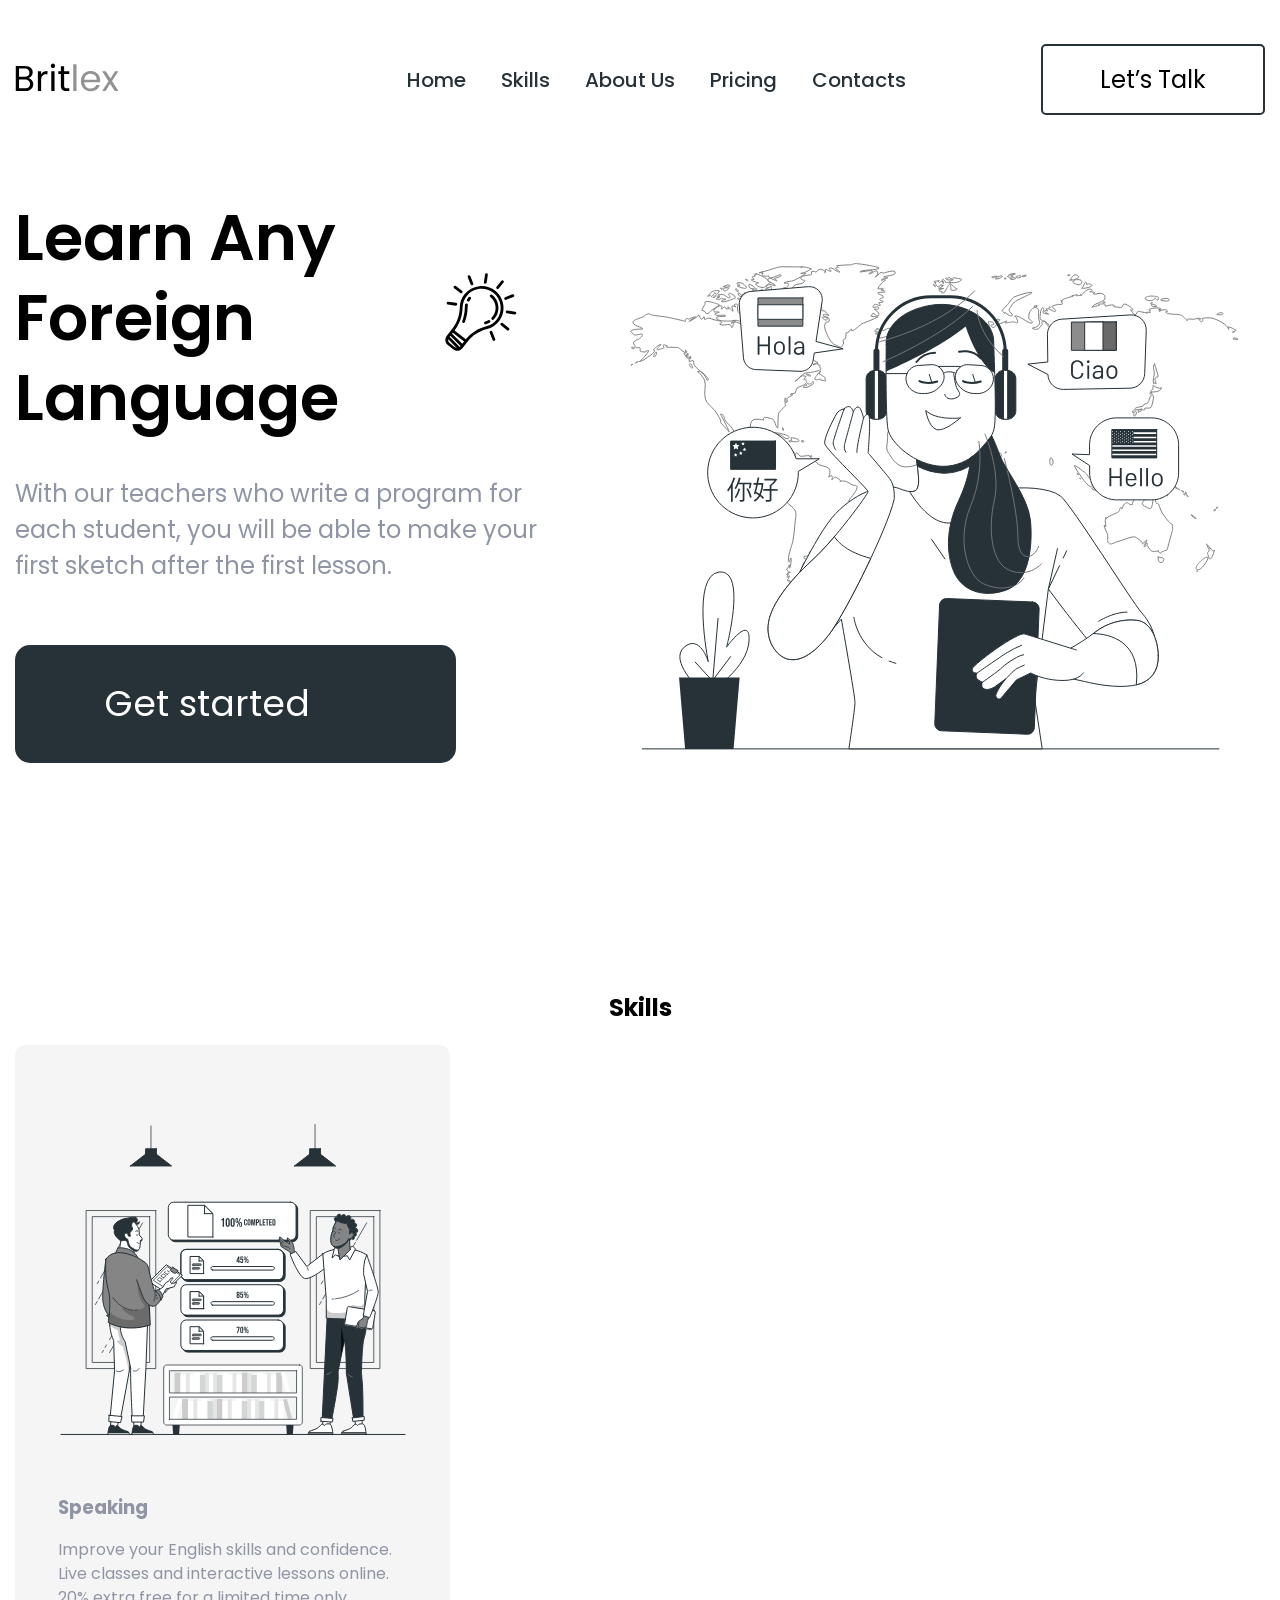
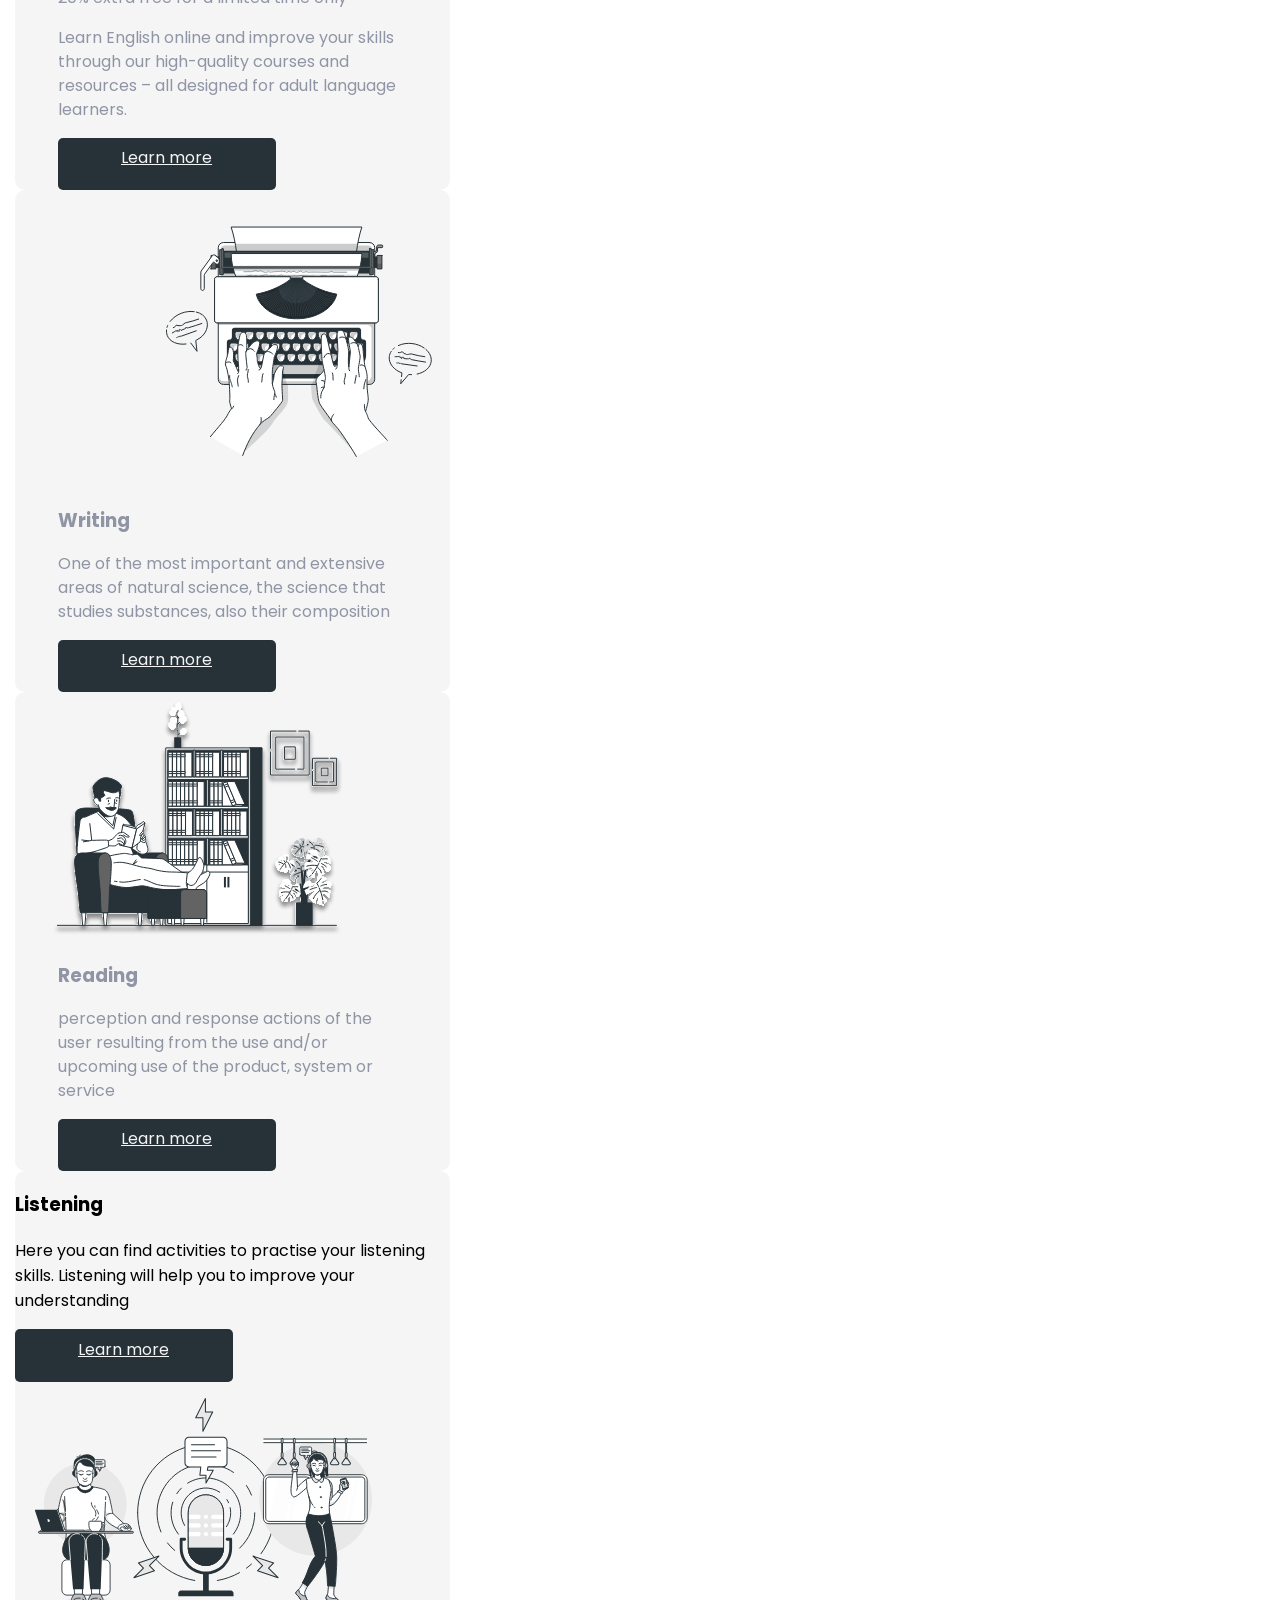
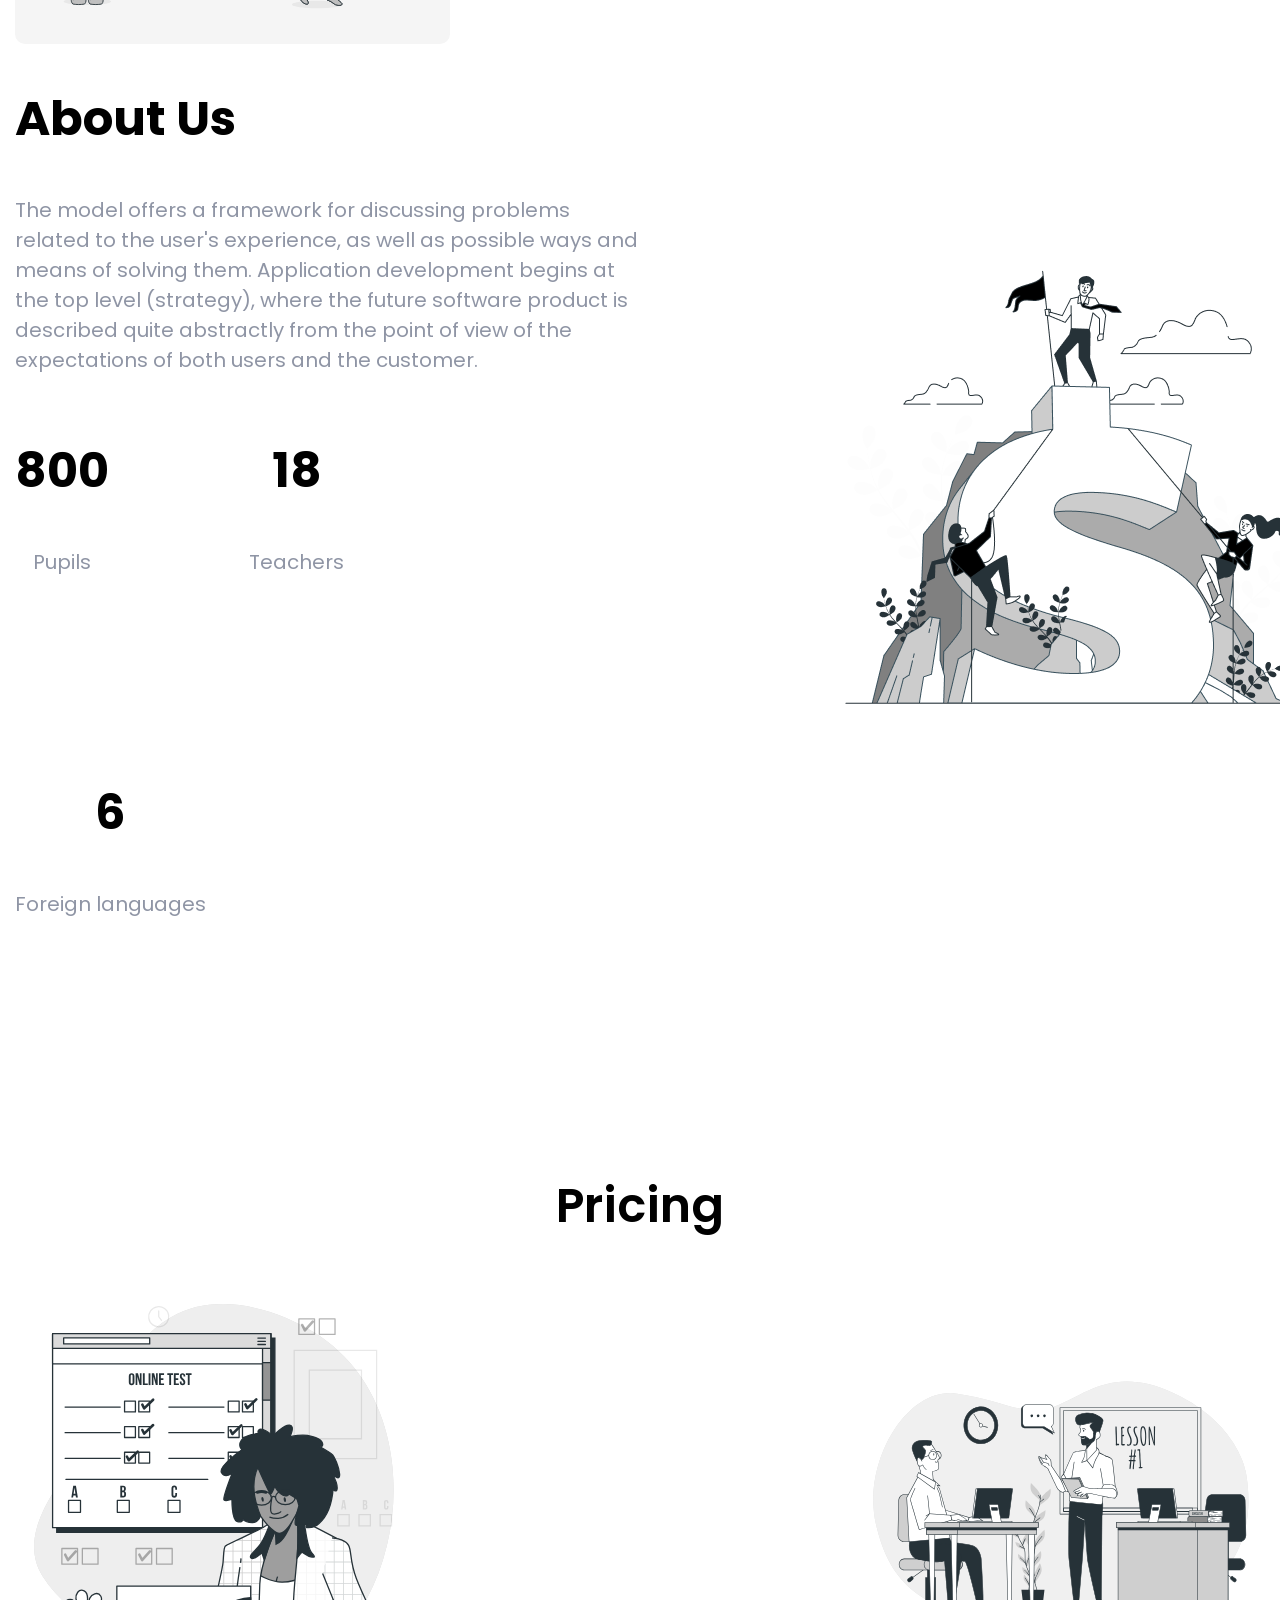
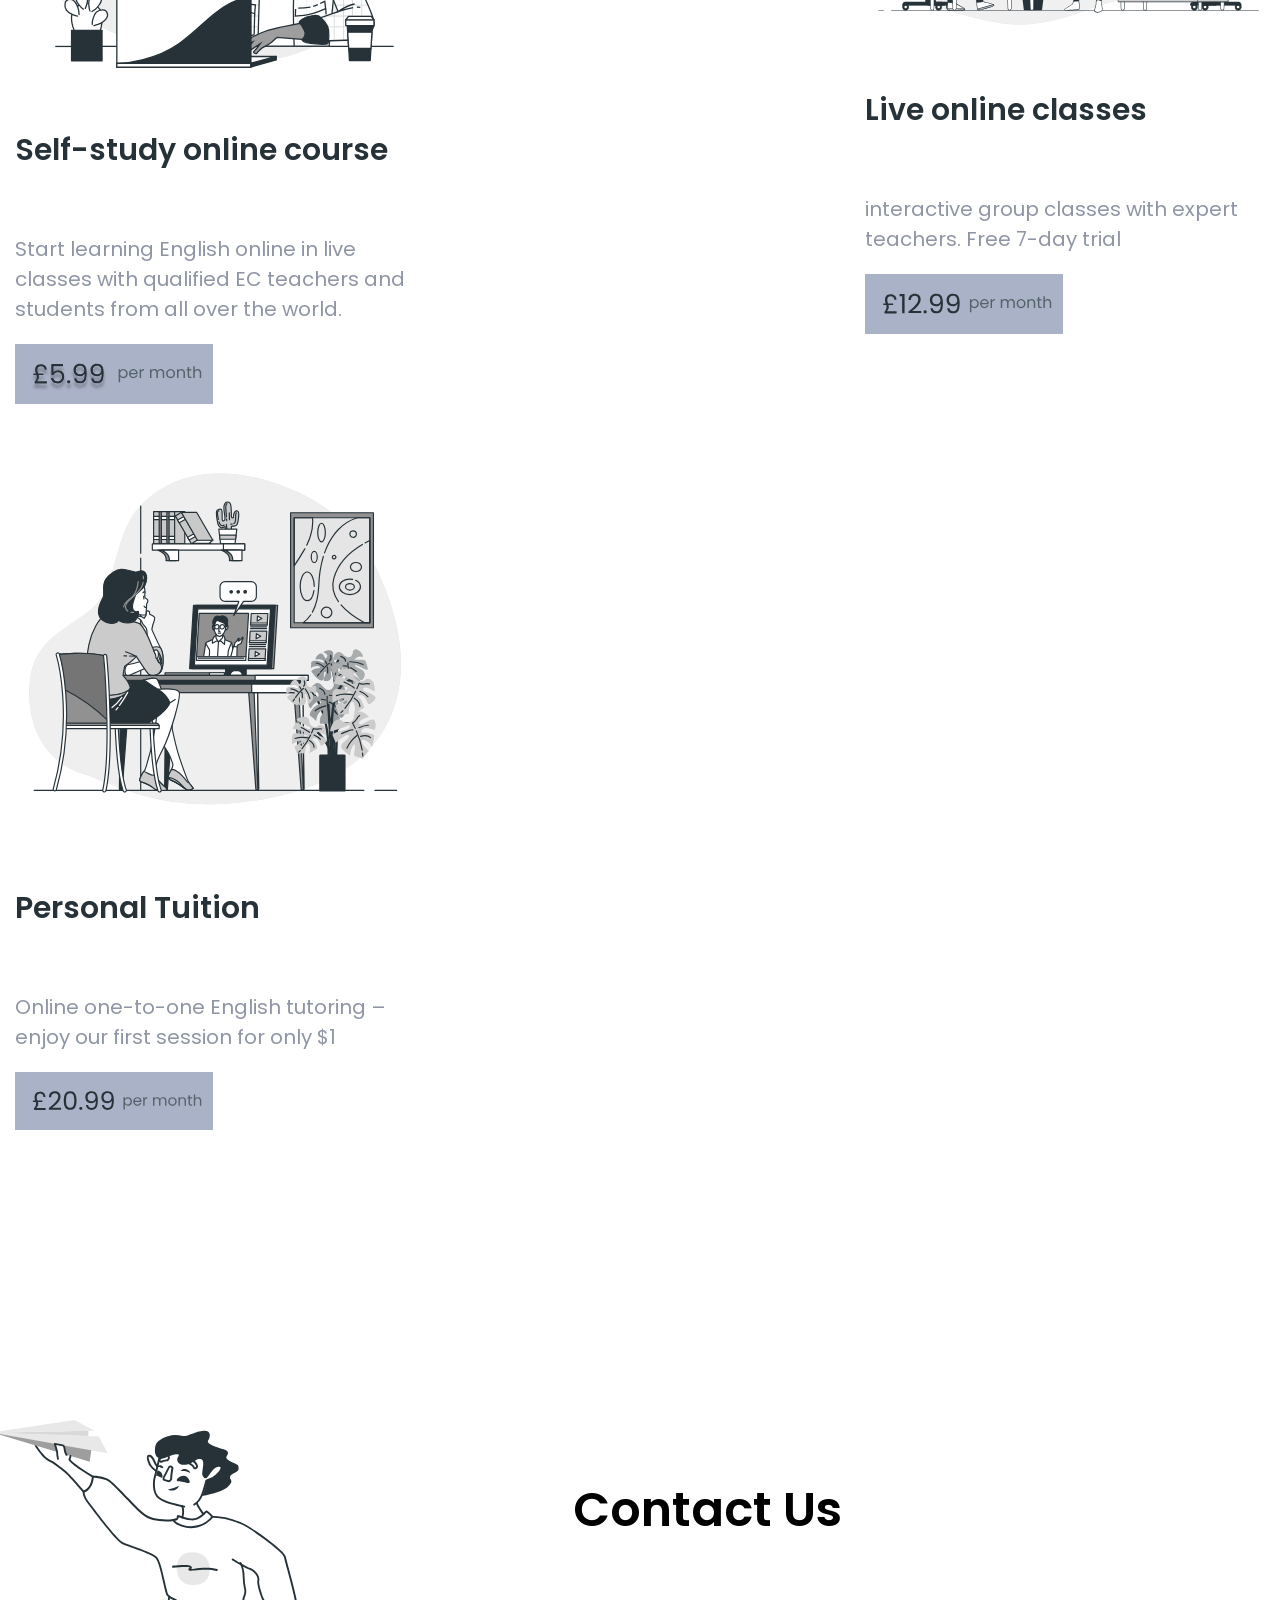
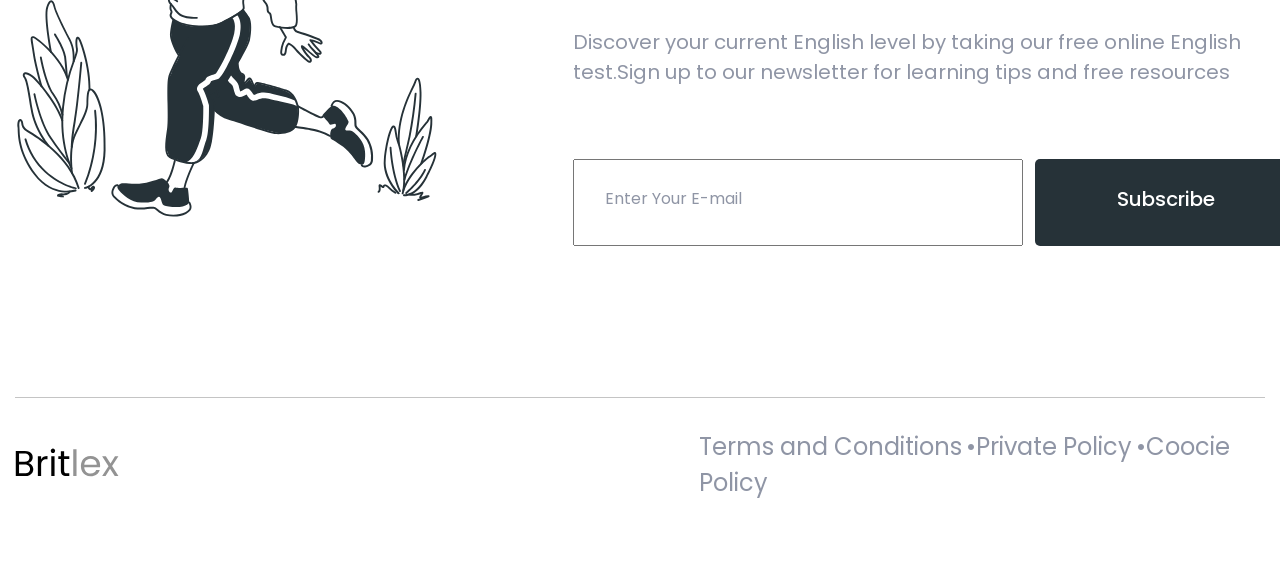
<file: index.html>
<!DOCTYPE html>
<html lang="en">
  <head>
    <meta charset="UTF-8" />
    <meta http-equiv="X-UA-Compatible" content="IE=edge" />
    <meta name="viewport" content="width=device-width, initial-scale=1.0" />
    <title>Britlex</title>
    <link rel="preconnect" href="https://fonts.googleapis.com" />
    <link rel="preconnect" href="https://fonts.gstatic.com" crossorigin />
    <link
      href="https://fonts.googleapis.com/css2?family=Poppins&display=swap"
      rel="stylesheet"
    />
    <link rel="stylesheet" href="css/main.min.css" />
  </head>

  <body>
    <header class="header">
      <div class="container">
        <div class="header__inner">
          <a class="header__logo logo" href="#">
            <img class="logo__img" src="images/logo.svg" alt="britlex" />
          </a>
          <button class="header__nav-toggle">
            <svg
              width="30"
              height="17"
              viewBox="0 0 30 17"
              fill="none"
              xmlns="http://www.w3.org/2000/svg"
            >
              <rect width="30" height="3" rx="1" fill="#39515E" />
              <rect y="7" width="30" height="3" rx="1" fill="#39515E" />
              <rect y="14" width="21.2195" height="3" rx="1" fill="#39515E" />
            </svg>
          </button>
          <nav class="header__nav">
            <ul class="menu">
              <li class="menu__item">
                <a class="menu__link" href="#">Home</a>
              </li>
              <li class="menu__item">
                <a class="menu__link" href="#">Skills</a>
              </li>
              <li class="menu__item">
                <a class="menu__link" href="#">About Us</a>
              </li>
              <li class="menu__item">
                <a class="menu__link" href="#"> Pricing</a>
              </li>
              <li class="menu__item">
                <a class="menu__link" href="#">Contacts</a>
              </li>
            </ul>
          </nav>

          <div class="talk-block">
            <a class="talk-block__link" href="#">Let’s Talk</a>
          </div>
        </div>
      </div>
    </header>

    <main>
      <section class="hero">
        <div class="container">
          <div class="hero__inner">
            <div class="hero__first">
              <div class="hero__first-block">
                <h1 class="hero__title">Learn Any Foreign Language</h1>
                <div class="hero__light">
                  <img
                    class="bulb"
                    src="images/light-bulb.svg"
                    alt="light-bulb"
                  />
                </div>
              </div>
              <p class="hero__info">
                With our teachers who write a program for each student, you will
                be able to make your first sketch after the first lesson.
              </p>
              <a class="hero__link btn" href="#">Get started</a>
            </div>
            <div class="hero__secondary">
              <img class="secondary__img" src="images/learning-bg.svg" alt="" />
            </div>
          </div>
        </div>
      </section>

      <section class="skills">
        <div class="container">
          <h2 class="blog__title">Skills</h2>
          <div class="wrapper">
            <div class="card-1 cards">
              <div class="card-1__top">
                <img src="images/card-1-img.svg" alt="1" />
              </div>
              <div class="card-1__bottom">
                <h3 class="card-1__title">Speaking</h3>
                <p>
                  Improve your English skills and confidence. Live classes and
                  interactive lessons online. 20% extra free for a limited time
                  only
                </p>

                <p></p>
                <p>
                  Learn English online and improve your skills through our
                  high-quality courses and resources – all designed for adult
                  language learners.
                </p>
                <a href="#" class="btn card-1__link">Learn more</a>
              </div>
            </div>

            <div class="card-2 cards">
              <div class="card-2__top">
                <img src="images/card-2-img.svg" alt="2" />
              </div>
              <div class="card-2__bottom">
                <h3 class="card-2__title">Writing</h3>
                <p>
                  One of the most important and extensive areas of natural
                  science, the science that studies substances, also their
                  composition
                </p>
                <a href="#" class="btn card-2__link">Learn more</a>
              </div>
            </div>
            <div class="card-3 cards">
              <div class="card-3__top">
                <img src="images/card-3-img.svg" alt="3" />
              </div>
              <div class="card-3__bottom">
                <h3 class="card-3__title">Reading</h3>
                <p>
                  perception and response actions of the user resulting from the
                  use and/or upcoming use of the product, system or service
                </p>
                <a href="#" class="btn card__link">Learn more</a>
              </div>
            </div>
            <div class="card-4 cards">
              <div class="card-4__third">
                <div class="card-4__left">
                  <h3 class="card-4__title">Listening</h3>
                  <p>
                    Here you can find activities to practise your listening
                    skills. Listening will help you to improve your
                    understanding
                  </p>
                  <a href="#" class="btn card-4__link">Learn more</a>
                </div>
                <div class="card-4__right">
                  <img src="images/card-4-img.svg" alt="4" />
                </div>
              </div>
            </div>
          </div>
        </div>
      </section>

      <section class="about__us">
        <div class="container">
          <div class="about__us__inner">
            <div class="about__us__right">
              <h2>About Us</h2>
              <p>
                The model offers a framework for discussing problems related to
                the user's experience, as well as possible ways and means of
                solving them. Application development begins at the top level
                (strategy), where the future software product is described quite
                abstractly from the point of view of the expectations of both
                users and the customer.
              </p>
              <ul>
                <li>
                  <h2>800</h2>
                  <p>Pupils</p>
                </li>
                <li>
                  <h2>18</h2>
                  <p>Teachers</p>
                </li>
                <li>
                  <h2>6</h2>
                  <p>Foreign languages</p>
                </li>
              </ul>
            </div>
            <div class="about__us__left">
              <img src="images/Business.png" alt="Business competition" />
            </div>
          </div>
        </div>
      </section>

      <section class="pricing">
        <div class="container">
          <h2 class="pricing__title title">Pricing</h2>
          <div class="wrap">
            <div class="self-study cont">
              <img
                class="self-study__img"
                src="/images/self-study.svg"
                alt="woman"
              />
              <h4 class="self-study__title title2">Self-study online course</h4>
              <p class="self-study__description descr">
                Start learning English online in live classes with qualified EC
                teachers and students from all over the world.
              </p>
              <img class="price1" src="/images/five.svg" alt="price" />
            </div>
            <div class="live-online cont">
              <img class="img" src="/images/live-online.svg" alt="men" />
              <h4 class="live-online__title title2">Live online classes</h4>
              <p class="live-online__description descr">
                interactive group classes with expert teachers. Free 7-day trial
              </p>
              <img class="price2" src="/images/twelve.svg" alt="price" />
            </div>
            <div class="personal-tuition cont">
              <img class="img" src="/images/personal.svg" alt="woman" />
              <h4 class="title2">Personal Tuition</h4>
              <p class="personal-tuition__description descr">
                Online one-to-one English tutoring – enjoy our first session for
                only $1
              </p>
              <img class="price3" src="/images/twenty.svg" alt="price" />
            </div>
          </div>
        </div>
      </section>
      <section class="contact-us">
        <div class="container">
          <div class="contact-us__inner">
            <div class="contact-us__right">
              <img src="./images/contact-us-img.svg" alt="contuct-us" />
            </div>
            <div class="contact-us__left">
              <h2 class="contact-us__title title">Contact Us</h2>
              <p class="contact-us__description">
                Discover your current English level by taking our free online
                English test.Sign up to our newsletter for learning tips and
                free resources
              </p>
              <div class="contact-us__left-btn">
                <input
                  class="email"
                  type="email"
                  name="login"
                  value="Enter Your E-mail"
                />
                <a class="btn" href="#">Subscribe</a>
              </div>
            </div>
          </div>
        </div>
      </section>
    </main>

    <footer class="footer">
      <div class="container">
        <hr />
        <div class="footer__inner">
          <div class="footer__logo">
            <a class="footer__logo-link logo" href="#">
              <img src="./images/logo.svg" alt="Logo" />
            </a>
          </div>
          <div class="footer__info">
            <a href="#" class="info">Terms and Conditions</a>
            <a href="#" class="info">•Private Policy</a>
            <a href="#" class="info">•Coocie Policy</a>
          </div>
        </div>
      </div>
    </footer>
  </body>
</html>
</file>
<file: css/main.min.css>
<<<<<<< HEAD
html{-webkit-box-sizing:border-box;box-sizing:border-box}*,*::before,*::after{-webkit-box-sizing:inherit;box-sizing:inherit}body{padding:0;margin:0;font-family:"Poppins", sans-serif}.header{padding-top:53px}.header__inner{display:-webkit-box;display:-webkit-flex;display:-ms-flexbox;display:flex;-webkit-box-pack:justify;-webkit-justify-content:space-between;-ms-flex-pack:justify;justify-content:space-between;-webkit-box-align:center;-webkit-align-items:center;-ms-flex-align:center;align-items:center}.header__nav-toggle{display:none}.logo{min-width:256px}.menu{display:-webkit-box;display:-webkit-flex;display:-ms-flexbox;display:flex;margin:0;padding:0;list-style:none}.menu__item+.menu__item{margin-left:35px}.menu__link{font-family:"Poppins",sans-serif;font-style:normal;font-weight:500;font-size:20px;line-height:30px;color:#263238;text-decoration:none}.hero{padding:109px 0 188px}.hero__inner{display:-webkit-box;display:-webkit-flex;display:-ms-flexbox;display:flex;-webkit-box-pack:justify;-webkit-justify-content:space-between;-ms-flex-pack:justify;justify-content:space-between;-webkit-box-align:center;-webkit-align-items:center;-ms-flex-align:center;align-items:center}.hero__first-block{display:-ms-grid;display:grid;-ms-grid-columns:(1fr)[2];grid-template-columns:repeat(2, 1fr);-webkit-box-align:center;-webkit-align-items:center;-ms-flex-align:center;align-items:center;gap:16px}.hero__title{min-width:386px;font-family:"Poppins",sans-serif;font-style:normal;font-weight:600;font-size:64px;line-height:80px;color:#000000}.hero__info{max-width:570px;margin:38px 0 61px;font-family:"Poppins",sans-serif;font-style:normal;font-weight:400;font-size:24px;line-height:36px;color:#8f95a5}.hero__link{padding:32px 146px 32px 89px;background:#263238;-webkit-border-radius:15px;border-radius:15px;font-family:"Poppins",sans-serif;font-style:normal;font-weight:400;font-size:36px;line-height:54px;color:#ffffff;text-decoration:none}.talk-block__link{padding:17px 57px;font-family:"Poppins",sans-serif;font-style:normal;font-weight:400;font-size:24px;line-height:36px;color:#000000;text-decoration:none;border:2px solid #263238;-webkit-box-sizing:border-box;box-sizing:border-box;-webkit-border-radius:5px;border-radius:5px}.secondary__img{margin-left:20px;min-height:661px;background-repeat:no-repeat;-webkit-background-size:contain;background-size:contain}.about__us__inner__inner{display:-webkit-box;display:-webkit-flex;display:-ms-flexbox;display:flex;-webkit-flex-wrap:wrap;-ms-flex-wrap:wrap;flex-wrap:wrap;-webkit-box-align:center;-webkit-align-items:center;-ms-flex-align:center;align-items:center;gap:194px}.about__us__inner__right{width:50%}.about__us__inner h2{font-size:48px}.about__us__inner p{font-size:20px;color:#8f95a5}.about__us__inner__left{width:30%}.about__us__inner ul{display:-webkit-box;display:-webkit-flex;display:-ms-flexbox;display:flex;-webkit-box-pack:left;-webkit-justify-content:left;-ms-flex-pack:left;justify-content:left;-webkit-flex-wrap:wrap;-ms-flex-wrap:wrap;flex-wrap:wrap;gap:140px;margin:0;padding:0;list-style:none}.about__us__inner li{text-align:center;margin:0;padding:0}.contact-us{padding-bottom:133px}.contact-us__inner{display:-webkit-box;display:-webkit-flex;display:-ms-flexbox;display:flex;-webkit-box-pack:center;-webkit-justify-content:center;-ms-flex-pack:center;justify-content:center;-webkit-box-align:center;-webkit-align-items:center;-ms-flex-align:center;align-items:center;gap:112px}.contact-us__title{padding-bottom:37px}.contact-us__description{padding-bottom:52px;font-family:"Poppins",sans-serif;font-style:normal;font-weight:400;font-size:20px;line-height:30px;color:#8f95a5}.contact-us__left-btn{display:-webkit-box;display:-webkit-flex;display:-ms-flexbox;display:flex}.email{width:450px;padding:26px 30px 33px;margin-right:12px;font-family:"Poppins",sans-serif;font-style:normal;font-weight:400;font-size:16px;line-height:24px;cursor:pointer;color:#8f95a5}.contact-us__left-btn a{padding:25px 81px 25px 82px;font-family:"Poppins",sans-serif;font-style:normal;font-weight:500;font-size:20px;line-height:30px;text-decoration:none;color:#ffffff}.pricing{padding-top:188px;padding-bottom:290px}.pricing__title{text-align:center}.wrap{display:-webkit-box;display:-webkit-flex;display:-ms-flexbox;display:flex;-webkit-flex-wrap:wrap;-ms-flex-wrap:wrap;flex-wrap:wrap;-webkit-box-pack:justify;-webkit-justify-content:space-between;-ms-flex-pack:justify;justify-content:space-between;-webkit-box-align:center;-webkit-align-items:center;-ms-flex-align:center;align-items:center;gap:40px}.cont{width:400px;display:-webkit-box;display:-webkit-flex;display:-ms-flexbox;display:flex;-webkit-box-orient:vertical;-webkit-box-direction:normal;-webkit-flex-direction:column;-ms-flex-direction:column;flex-direction:column}.title2{font-family:"Poppins",sans-serif;font-style:normal;font-weight:600;font-size:30px;line-height:48px;-webkit-box-align:center;-webkit-align-items:center;-ms-flex-align:center;align-items:center;-webkit-box-pack:center;-webkit-justify-content:center;-ms-flex-pack:center;justify-content:center;color:#263238}.descr{-webkit-box-flex:1;-webkit-flex-grow:1;-ms-flex-positive:1;flex-grow:1;font-family:"Poppins",sans-serif;font-style:normal;font-weight:400;font-size:20px;line-height:30px;color:#8f95a5}.price1,.price2,.price3{padding:10px;max-width:198px;background-color:#aab2c7}@media screen and (max-width: 992px){.pricing{margin:0 auto}.self-study__img{max-width:267px}.self-study__title{max-width:273px;font-size:22px;line-height:34px}.self-study__description{max-width:336px;font-size:16px;line-height:24px}.price1{max-width:205px}.wrap{display:-webkit-box;display:-webkit-flex;display:-ms-flexbox;display:flex;-webkit-flex-wrap:wrap;-ms-flex-wrap:wrap;flex-wrap:wrap}.img{width:100%}}.blog__title{text-align:center}.card-1,.card-2,.card-3{max-width:435px;background-color:#f5f5f5;-webkit-border-radius:10px;border-radius:10px}.card-1__bottom,.card-2__bottom,.card-3__bottom{padding:0 45px 0 43px;font-family:"Poppins";font-style:normal;font-weight:400;font-size:16px;line-height:24px;color:#8f95a5}.card-4{max-width:435px;background-color:#f5f5f5;-webkit-border-radius:10px;border-radius:10px}.card-4__bottom{padding:134px 242px 134px 11px;font-family:"Poppins";font-style:normal;font-weight:400;font-size:16px;line-height:24px;color:#8f95a5}.card-4__bottom__right{display:-webkit-box;display:-webkit-flex;display:-ms-flexbox;display:flex;-webkit-flex-wrap:wrap;-ms-flex-wrap:wrap;flex-wrap:wrap;-webkit-box-align:center;-webkit-align-items:center;-ms-flex-align:center;align-items:center;gap:194px}.card-4__bottom .wrapper{display:-ms-grid;display:grid;-ms-grid-columns:(1fr)[3];grid-template-columns:repeat(3, 1fr);max-width:1336px;margin:0 auto}.card-4__bottom .card-1__top{padding:35px 22px 0 23px;text-align:center}.card-4__bottom .card-2__top{padding:0 23px 0 136px}.card-4__bottom .card-2 .card-3__top{padding:9px 63px 0 1px}.logo{font-family:"Poppins",sans-serif;font-style:normal;font-weight:400;font-size:36px;line-height:54px;color:#000}html{-webkit-box-sizing:border-box;box-sizing:border-box}*,*::before,*::after{-webkit-box-sizing:inherit;box-sizing:inherit}body{padding:0;margin:0;font-family:"Poppins", sans-serif}.btn{display:inline-block;padding:8px 64px 20px 63px;color:#f5f5f5;background:#263238;-webkit-border-radius:5px;border-radius:5px}.title{font-family:"Poppins",sans-serif;font-style:normal;font-weight:600;font-size:48px;line-height:80px;color:#000}.footer{padding-bottom:64px}.footer__inner{display:-webkit-box;display:-webkit-flex;display:-ms-flexbox;display:flex;-webkit-box-align:center;-webkit-align-items:center;-ms-flex-align:center;align-items:center}.footer__logo{padding-right:250px}.footer__logo-link{font-family:"Poppins",sans-serif;font-style:normal;font-weight:400;font-size:24px;line-height:36px;text-decoration:none;color:#8f95a5}.footer__info{padding-left:330px}.info{position:-webkit-sticky;position:sticky;right:0;margin:left auto;text-decoration:none;font-family:"Poppins",sans-serif;font-style:normal;font-weight:400;font-size:24px;line-height:36px;color:#8f95a5}hr{margin-bottom:31px;border:none;height:1px;background:#c4c4c4}.container{max-width:1336px;margin:0 auto;padding:0 15px}@media screen and (max-width: 992px){.container{max-width:940px;margin:0 auto;padding:0 15px}}@media screen and (max-width: 767px){.container{max-width:940px;margin:0 auto;padding:0 15px}}
=======
<<<<<<< HEAD
html{-webkit-box-sizing:border-box;box-sizing:border-box}*,*::before,*::after{-webkit-box-sizing:inherit;box-sizing:inherit}body{padding:0;margin:0;font-family:"Poppins", sans-serif}.header{padding-top:53px}.header__inner{display:-webkit-box;display:-webkit-flex;display:-ms-flexbox;display:flex;-webkit-box-pack:justify;-webkit-justify-content:space-between;-ms-flex-pack:justify;justify-content:space-between;-webkit-box-align:center;-webkit-align-items:center;-ms-flex-align:center;align-items:center}.header__nav-toggle{display:none}.logo{min-width:256px}.menu{display:-webkit-box;display:-webkit-flex;display:-ms-flexbox;display:flex;margin:0;padding:0;list-style:none}.menu__item+.menu__item{margin-left:35px}.menu__link{font-family:"Poppins",sans-serif;font-style:normal;font-weight:500;font-size:20px;line-height:30px;color:#263238;text-decoration:none}.hero{padding:109px 0 188px}.hero__inner{display:-webkit-box;display:-webkit-flex;display:-ms-flexbox;display:flex;-webkit-box-pack:justify;-webkit-justify-content:space-between;-ms-flex-pack:justify;justify-content:space-between;-webkit-box-align:center;-webkit-align-items:center;-ms-flex-align:center;align-items:center}.hero__first-block{display:-ms-grid;display:grid;-ms-grid-columns:(1fr)[2];grid-template-columns:repeat(2, 1fr);-webkit-box-align:center;-webkit-align-items:center;-ms-flex-align:center;align-items:center;gap:16px}.hero__title{min-width:386px;font-family:"Poppins",sans-serif;font-style:normal;font-weight:600;font-size:64px;line-height:80px;color:#000000}.hero__info{max-width:570px;margin:38px 0 61px;font-family:"Poppins",sans-serif;font-style:normal;font-weight:400;font-size:24px;line-height:36px;color:#8f95a5}.hero__link{padding:32px 146px 32px 89px;background:#263238;-webkit-border-radius:15px;border-radius:15px;font-family:"Poppins",sans-serif;font-style:normal;font-weight:400;font-size:36px;line-height:54px;color:#ffffff;text-decoration:none}.talk-block__link{padding:17px 57px;font-family:"Poppins",sans-serif;font-style:normal;font-weight:400;font-size:24px;line-height:36px;color:#000000;text-decoration:none;border:2px solid #263238;-webkit-box-sizing:border-box;box-sizing:border-box;-webkit-border-radius:5px;border-radius:5px}.secondary__img{margin-left:20px;min-height:661px;background-repeat:no-repeat;-webkit-background-size:contain;background-size:contain}.about__us__inner__inner{display:-webkit-box;display:-webkit-flex;display:-ms-flexbox;display:flex;-webkit-flex-wrap:wrap;-ms-flex-wrap:wrap;flex-wrap:wrap;-webkit-box-align:center;-webkit-align-items:center;-ms-flex-align:center;align-items:center;gap:194px}.about__us__inner__right{width:50%}.about__us__inner h2{font-size:48px}.about__us__inner p{font-size:20px;color:#8f95a5}.about__us__inner__left{width:30%}.about__us__inner ul{display:-webkit-box;display:-webkit-flex;display:-ms-flexbox;display:flex;-webkit-box-pack:left;-webkit-justify-content:left;-ms-flex-pack:left;justify-content:left;-webkit-flex-wrap:wrap;-ms-flex-wrap:wrap;flex-wrap:wrap;gap:140px;margin:0;padding:0;list-style:none}.about__us__inner li{text-align:center;margin:0;padding:0}.contact-us{padding-bottom:133px}.contact-us__inner{display:-webkit-box;display:-webkit-flex;display:-ms-flexbox;display:flex;-webkit-box-pack:center;-webkit-justify-content:center;-ms-flex-pack:center;justify-content:center;-webkit-box-align:center;-webkit-align-items:center;-ms-flex-align:center;align-items:center;gap:112px}.contact-us__title{padding-bottom:37px}.contact-us__description{padding-bottom:52px;font-family:"Poppins",sans-serif;font-style:normal;font-weight:400;font-size:20px;line-height:30px;color:#8f95a5}.contact-us__left-btn{display:-webkit-box;display:-webkit-flex;display:-ms-flexbox;display:flex}.email{width:450px;padding:26px 30px 33px;margin-right:12px;font-family:"Poppins",sans-serif;font-style:normal;font-weight:400;font-size:16px;line-height:24px;cursor:pointer;color:#8f95a5}.contact-us__left-btn a{padding:25px 81px 25px 82px;font-family:"Poppins",sans-serif;font-style:normal;font-weight:500;font-size:20px;line-height:30px;text-decoration:none;color:#ffffff}.pricing{padding-top:188px;padding-bottom:290px}.pricing__title{text-align:center}.wrap{display:-webkit-box;display:-webkit-flex;display:-ms-flexbox;display:flex;-webkit-flex-wrap:wrap;-ms-flex-wrap:wrap;flex-wrap:wrap;-webkit-box-pack:justify;-webkit-justify-content:space-between;-ms-flex-pack:justify;justify-content:space-between;-webkit-box-align:center;-webkit-align-items:center;-ms-flex-align:center;align-items:center;gap:40px}.cont{width:400px;display:-webkit-box;display:-webkit-flex;display:-ms-flexbox;display:flex;-webkit-box-orient:vertical;-webkit-box-direction:normal;-webkit-flex-direction:column;-ms-flex-direction:column;flex-direction:column}.title2{font-family:"Poppins",sans-serif;font-style:normal;font-weight:600;font-size:30px;line-height:48px;-webkit-box-align:center;-webkit-align-items:center;-ms-flex-align:center;align-items:center;-webkit-box-pack:center;-webkit-justify-content:center;-ms-flex-pack:center;justify-content:center;color:#263238}.descr{-webkit-box-flex:1;-webkit-flex-grow:1;-ms-flex-positive:1;flex-grow:1;font-family:"Poppins",sans-serif;font-style:normal;font-weight:400;font-size:20px;line-height:30px;color:#8f95a5}.price1,.price2,.price3{padding:10px;max-width:198px;background-color:#aab2c7}@media screen and (max-width: 992px){.pricing{margin:0 auto}.self-study__img{max-width:267px}.self-study__title{max-width:273px;font-size:22px;line-height:34px}.self-study__description{max-width:336px;font-size:16px;line-height:24px}.price1{max-width:205px}.wrap{display:-webkit-box;display:-webkit-flex;display:-ms-flexbox;display:flex;-webkit-flex-wrap:wrap;-ms-flex-wrap:wrap;flex-wrap:wrap}.img{width:100%}}.blog__title{text-align:center}.card-1,.card-2,.card-3{max-width:435px;background-color:#f5f5f5;-webkit-border-radius:10px;border-radius:10px}.card-1__bottom,.card-2__bottom,.card-3__bottom{padding:0 45px 0 43px;font-family:"Poppins";font-style:normal;font-weight:400;font-size:16px;line-height:24px;color:#8f95a5}.wrapper{display:-ms-grid;display:grid;max-width:1336px;margin:0 auto}.card-1__top{padding:35px 22px 0 23px;text-align:center}.card-2__top{padding:0 23px 0 136px}.card-2 .card-3__top{padding:9px 63px 0 1px}.card-4__left__ieft{padding:49px 27px 39px 476px}.logo{font-family:"Poppins",sans-serif;font-style:normal;font-weight:400;font-size:36px;line-height:54px;color:#000}html{-webkit-box-sizing:border-box;box-sizing:border-box}*,*::before,*::after{-webkit-box-sizing:inherit;box-sizing:inherit}body{padding:0;margin:0;font-family:"Poppins", sans-serif}.btn{display:inline-block;padding:8px 64px 20px 63px;color:#f5f5f5;background:#263238;-webkit-border-radius:5px;border-radius:5px}.title{font-family:"Poppins",sans-serif;font-style:normal;font-weight:600;font-size:48px;line-height:80px;color:#000}.footer{padding-bottom:64px}.footer__inner{display:-webkit-box;display:-webkit-flex;display:-ms-flexbox;display:flex;-webkit-box-align:center;-webkit-align-items:center;-ms-flex-align:center;align-items:center}.footer__logo{padding-right:250px}.footer__logo-link{font-family:"Poppins",sans-serif;font-style:normal;font-weight:400;font-size:24px;line-height:36px;text-decoration:none;color:#8f95a5}.footer__info{padding-left:330px}.info{position:-webkit-sticky;position:sticky;right:0;margin:left auto;text-decoration:none;font-family:"Poppins",sans-serif;font-style:normal;font-weight:400;font-size:24px;line-height:36px;color:#8f95a5}hr{margin-bottom:31px;border:none;height:1px;background:#c4c4c4}.container{max-width:1336px;margin:0 auto;padding:0 15px}@media screen and (max-width: 992px){.container{max-width:940px;margin:0 auto;padding:0 15px}}@media screen and (max-width: 767px){.container{max-width:940px;margin:0 auto;padding:0 15px}}
=======
html{-webkit-box-sizing:border-box;box-sizing:border-box}*,*::before,*::after{-webkit-box-sizing:inherit;box-sizing:inherit}body{padding:0;margin:0;font-family:"Poppins",sans-serif}.header{padding-top:53px}.header__inner{display:-webkit-box;display:-ms-flexbox;display:flex;-webkit-box-pack:justify;-ms-flex-pack:justify;justify-content:space-between;-webkit-box-align:center;-ms-flex-align:center;align-items:center}.header__nav-toggle{display:none}.logo{min-width:256px}.menu{display:-webkit-box;display:-ms-flexbox;display:flex;margin:0;padding:0;list-style:none}.menu__item+.menu__item{margin-left:35px}.menu__link{font-family:"Poppins",sans-serif;font-style:normal;font-weight:500;font-size:20px;line-height:30px;color:#263238;text-decoration:none}.hero{padding:39px 0 156px}.hero__inner{display:-webkit-box;display:-ms-flexbox;display:flex;-webkit-box-pack:justify;-ms-flex-pack:justify;justify-content:space-between;-webkit-box-align:center;-ms-flex-align:center;align-items:center}.hero__first-block{display:grid;grid-template-columns:repeat(2, 1fr);-webkit-box-align:center;-ms-flex-align:center;align-items:center;gap:16px}.hero__title{margin:0;min-width:386px;font-family:"Poppins",sans-serif;font-style:normal;font-weight:600;font-size:64px;line-height:80px;color:#000}.hero__info{max-width:570px;margin:38px 0 61px;font-family:"Poppins",sans-serif;font-style:normal;font-weight:400;font-size:24px;line-height:36px;color:#8f95a5}.hero__link{padding:32px 146px 32px 89px;background:#263238;border-radius:15px;font-family:"Poppins",sans-serif;font-style:normal;font-weight:400;font-size:36px;line-height:54px;color:#fff;text-decoration:none}.talk-block__link{padding:17px 57px;font-family:"Poppins",sans-serif;font-style:normal;font-weight:400;font-size:24px;line-height:36px;color:#000;text-decoration:none;border:2px solid #263238;-webkit-box-sizing:border-box;box-sizing:border-box;border-radius:5px}.hero__secondary{margin:0}.secondary__img{margin-left:20px;min-height:661px;background-repeat:no-repeat;background-size:contain}.about__us__inner{display:-webkit-box;display:-ms-flexbox;display:flex;-ms-flex-wrap:wrap;flex-wrap:wrap;-webkit-box-align:center;-ms-flex-align:center;align-items:center;gap:194px}.about__us__right{width:50%}.about__us h2{font-size:48px}.about__us p{font-size:20px;color:#8f95a5}.about__us__left{width:30%}.about__us ul{display:-webkit-box;display:-ms-flexbox;display:flex;-webkit-box-pack:left;-ms-flex-pack:left;justify-content:left;-ms-flex-wrap:wrap;flex-wrap:wrap;gap:140px;margin:0;padding:0;list-style:none}.about__us li{text-align:center;margin:0;padding:0}.contact-us{padding-bottom:133px}.contact-us__inner{display:-webkit-box;display:-ms-flexbox;display:flex;-webkit-box-pack:center;-ms-flex-pack:center;justify-content:center;-webkit-box-align:center;-ms-flex-align:center;align-items:center;gap:112px}.contact-us__title{padding-bottom:37px}.contact-us__description{padding-bottom:52px;font-family:"Poppins",sans-serif;font-style:normal;font-weight:400;font-size:20px;line-height:30px;color:#8f95a5}.contact-us__left-btn{display:-webkit-box;display:-ms-flexbox;display:flex}.email{width:450px;padding:26px 30px 33px;margin-right:12px;font-family:"Poppins",sans-serif;font-style:normal;font-weight:400;font-size:16px;line-height:24px;cursor:pointer;color:#8f95a5}.contact-us__left-btn a{padding:25px 81px 25px 82px;font-family:"Poppins",sans-serif;font-style:normal;font-weight:500;font-size:20px;line-height:30px;text-decoration:none;color:#fff}.pricing{padding-top:188px;padding-bottom:290px}.pricing__title{text-align:center}.wrap{display:-webkit-box;display:-ms-flexbox;display:flex;-ms-flex-wrap:wrap;flex-wrap:wrap;-webkit-box-pack:justify;-ms-flex-pack:justify;justify-content:space-between;-webkit-box-align:center;-ms-flex-align:center;align-items:center;gap:40px}.cont{width:400px;display:-webkit-box;display:-ms-flexbox;display:flex;-webkit-box-orient:vertical;-webkit-box-direction:normal;-ms-flex-direction:column;flex-direction:column}.title2{font-family:"Poppins",sans-serif;font-style:normal;font-weight:600;font-size:30px;line-height:48px;-webkit-box-align:center;-ms-flex-align:center;align-items:center;-webkit-box-pack:center;-ms-flex-pack:center;justify-content:center;color:#263238}.descr{-webkit-box-flex:1;-ms-flex-positive:1;flex-grow:1;font-family:"Poppins",sans-serif;font-style:normal;font-weight:400;font-size:20px;line-height:30px;color:#8f95a5}.price1,.price2,.price3{padding:10px;max-width:198px;background-color:#aab2c7}@media screen and (max-width: 992px){.pricing{margin:0 auto}.self-study__img{max-width:267px}.self-study__title{max-width:273px;font-size:22px;line-height:34px}.self-study__description{max-width:336px;font-size:16px;line-height:24px}.price1{max-width:205px}.wrap{display:-webkit-box;display:-ms-flexbox;display:flex;-ms-flex-wrap:wrap;flex-wrap:wrap}.img{width:100%}}.blog__title{text-align:center}.card-1,.card-2,.card-3{max-width:435px;background-color:#f5f5f5;border-radius:10px}.card-1__bottom,.card-2__bottom,.card-3__bottom{padding:0 45px 0 43px;font-family:"Poppins";font-style:normal;font-weight:400;font-size:16px;line-height:24px;color:#8f95a5}.wrapper{display:grid;max-width:1336px;margin:0 auto}.card-1__top{padding:35px 22px 0 23px;text-align:center}.card-2__top{padding:0 23px 0 136px}.card-2 .card-3__top{padding:9px 63px 0 1px}.card-4__left__ieft{padding:49px 27px 39px 476px}.logo{font-family:"Poppins",sans-serif;font-style:normal;font-weight:400;font-size:36px;line-height:54px;color:#000}.container{max-width:1336px;margin:0 auto;padding:0 15px}@media screen and (max-width: 992px){.container{max-width:940px;margin:0 auto;padding:0 15px}}@media screen and (max-width: 767px){.container{max-width:703px;margin:0 auto;padding:0 15px}}@media screen and (max-width: 320px){.container{max-width:280px;margin:0 auto;padding:0 15px}}
>>>>>>> 47174eab77a093c601d62cc90fa955e86327b107
>>>>>>> main
</file>
